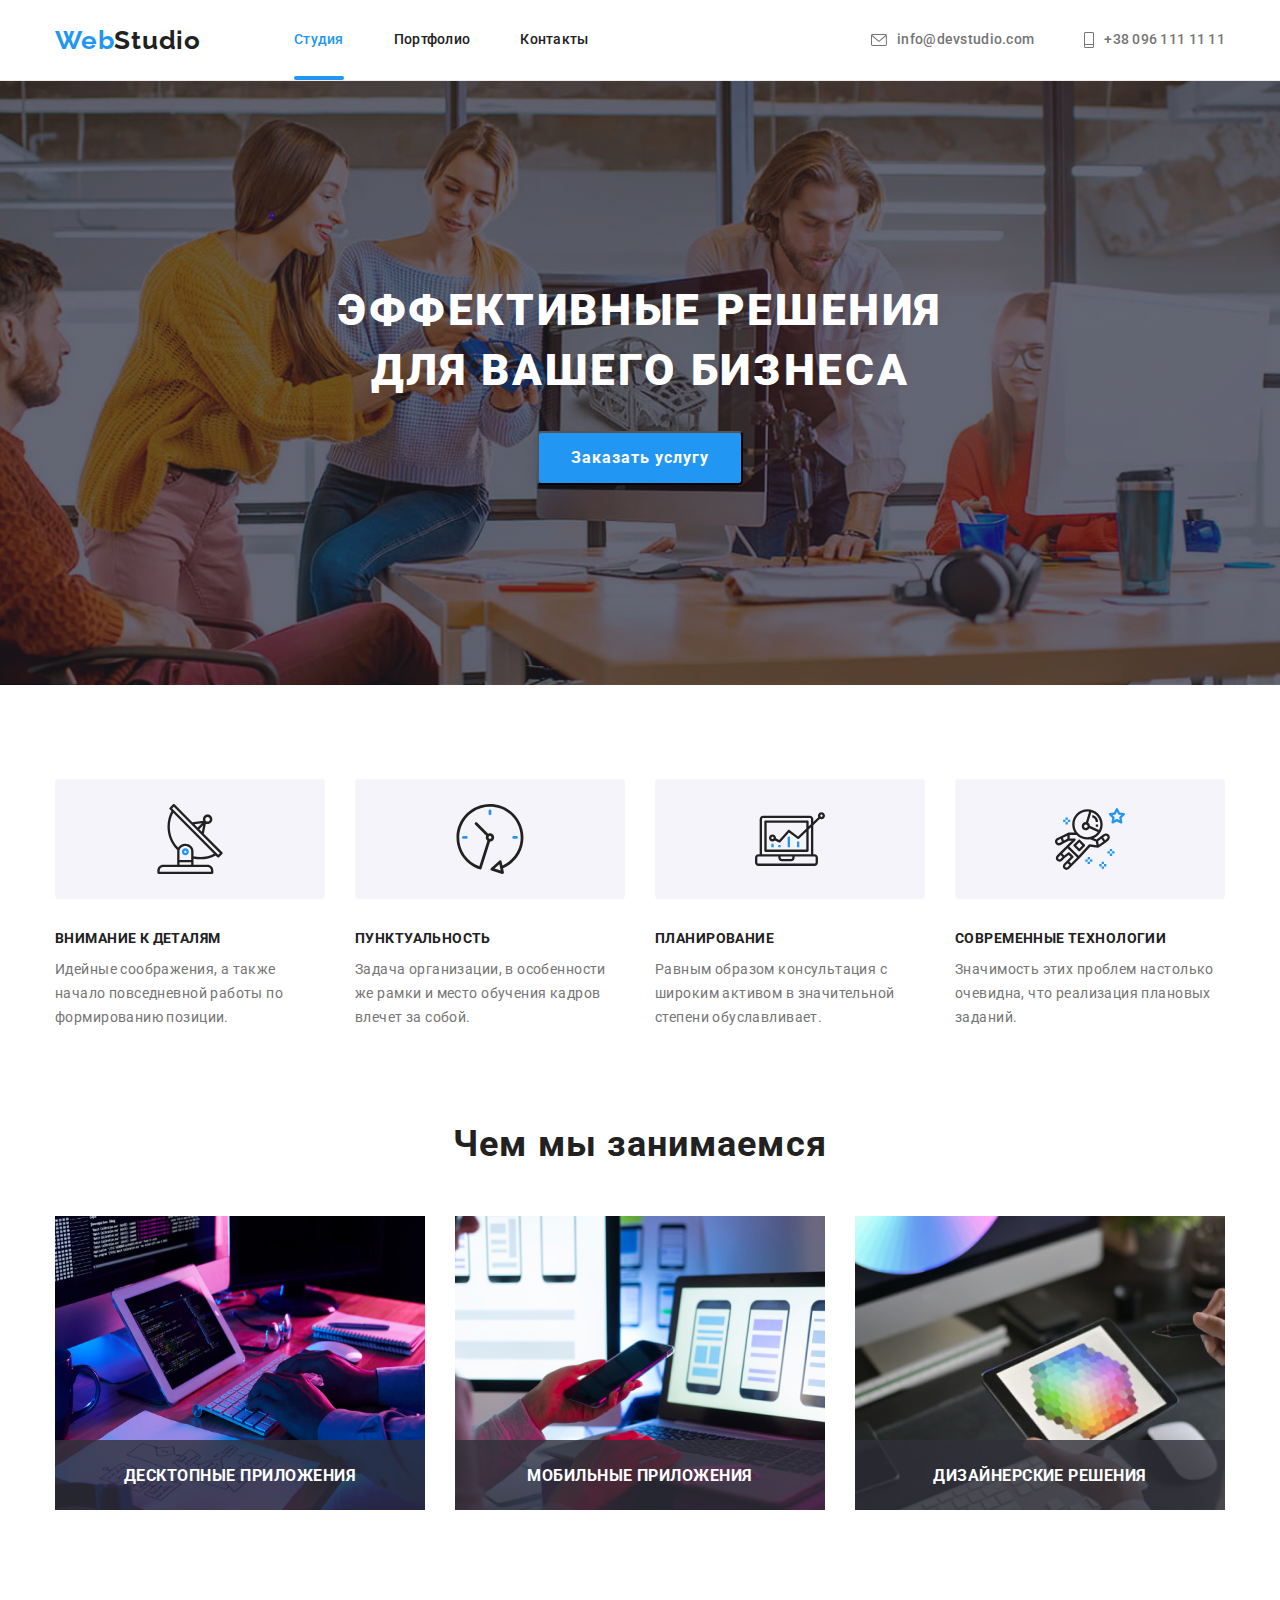
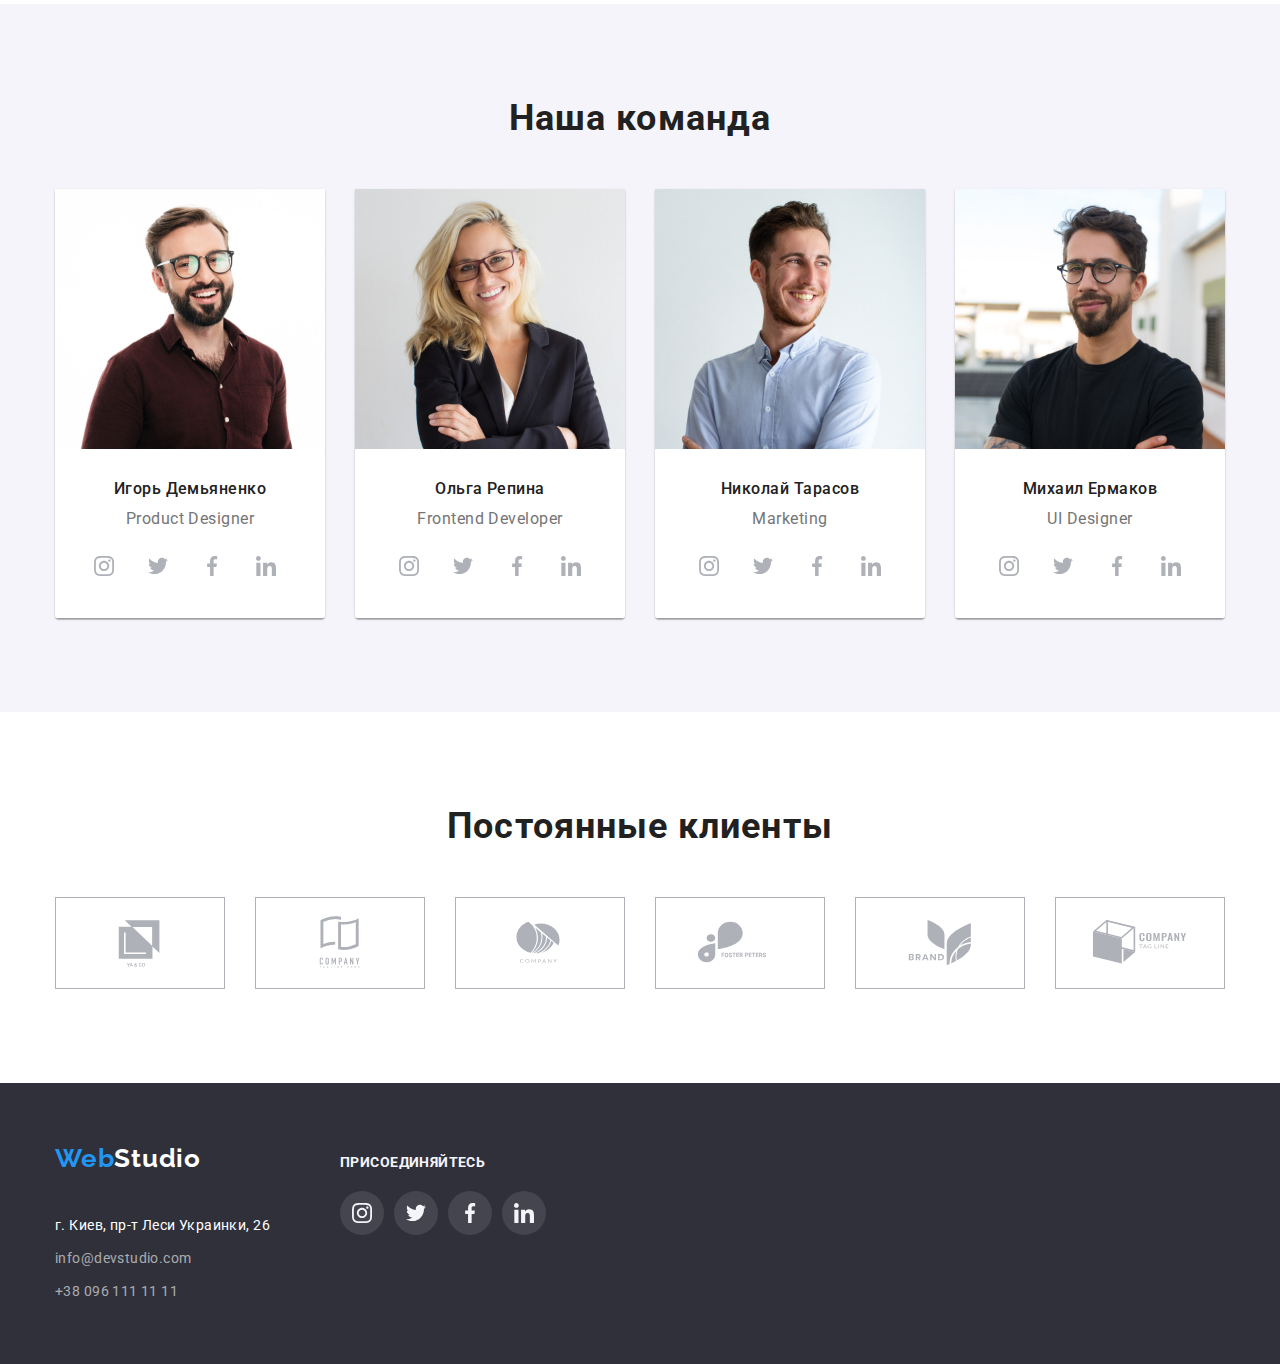
<file: docs/index.html>
<!DOCTYPE html>
<html lang="ru">

<head>
  <meta charset="UTF-8" />
  <meta http-equiv="X-UA-Compatible" content="IE=edge" />
  <meta name="viewport" content="width=device-width, initial-scale=1.0" />
  <title>Document</title>
  <link rel="preconnect" href="https://fonts.googleapis.com" />
  <link rel="preconnect" href="https://fonts.gstatic.com" crossorigin />
  <link href="https://fonts.googleapis.com/css2?family=Raleway:wght@700&family=Roboto:wght@400;500;700;900&display=swap"
    rel="stylesheet" />
  <link href="https://cdnjs.cloudflare.com/ajax/libs/modern-normalize/1.1.0/modern-normalize.min.css"
    rel="stylesheet" />
  <link rel="stylesheet" href="./css/style.css" />
</head>

<body class="pages">
  <!-- Шапка сайта -->
  <header class="page-header">
    <div class="main-nav conteiner">
      <nav class="nav-content">
        <a href="./index.html" lang="en" class="logo logo-header link">
          <span class="logo-accent">Web</span>Studio
        </a>
        <ul class=" nav-list nav-menu">
          <li class="nav-item">
            <a href="./portfolio.html" class="nav-link link current">Студия</a>
          </li>
          <li class="nav-item">
            <a href="./portfolio.html" class="nav-link link">Портфолио</a>
          </li>
          <li class="nav-item"><a href="#address" class="nav-link link">Контакты
            </a>
          </li>
        </ul>
      </nav>
      <ul class="info-list ">
        <li class="info-item">
          <a href="mailto:info@devstudio.com" class=" info-link link">
            <svg class="icon-mail">
              <use href="./img/sprite.svg#icon-mail"></use>
            </svg>info@devstudio.com</a>
        </li>
        <li class="info-item list">
          <a href="tell:+380961111111" class="info-link link"><svg class="icon-tel">
            <use href="./img/sprite.svg#icon-tel" ></use>
          </svg> +38 096 111 11 11</a>
        </li>
      </ul>
    </div>
  </header>
  <main>
    <!-- Герой -->
    <section class="hero section">
      <div class="conteiner">
        <div class="hero-content">
          <h1 class="hero-title">Эффективные решения <br />для вашего бизнеса</h1>
          <button data-modal-open type="button" class="hero-button">Заказать услугу</button>
         </div>
        <div class="backdrop is-hidden" data-modal>
          <div class="modal">
              <button data-modal-close type="button" class="modal-close">
                  <svg class="close" width="11px" height="11px">
                      <use class="close-round" href="./img/sprite.svg#close"></use>
                  </svg>
              </button>
          </div>
    </div>
      </div>
    </section>
    <!-- Преимущества -->
    <section class="section">
      <div class="conteiner">
        <h2 class="visually-hidden">Наши преимущества</h2>
        <ul class="advantage-list list">
          <li class="advantage-item">
            <div class="box-icons">
              <svg class="skill-icons">
                  <use href="./img/sprite.svg#icon-antenna"></use>
              </svg>
              </div>
            <h3 class=" advantage-title">Внимание к деталям</h3>
            <p class="advantage-text">
              Идейные соображения, а также<br />
              начало повседневной работы по<br />
              формированию позиции.
            </p>
          </li>
          <li class="advantage-item">
            <div class="box-icons">
              <svg class="skill-icons">
                  <use href="./img/sprite.svg#icon-clock">
                  </use>
              </svg>
          </div>
            <h3 class=" advantage-title">Пунктуальность</h3>
            <p class="advantage-text">
              Задача организации, в особенности<br />
              же рамки и место обучения кадров<br />
              влечет за собой.
            </p>
          </li>
          <li class="advantage-item">
            <div class="box-icons">
              <svg class="skill-icons">
                  <use href="./img/sprite.svg#icon-diagram"></use>
              </svg>
          </div>
            <h3 class=" advantage-title">Планирование</h3>
            <p class="advantage-text">
              Равным образом консультация с<br />
              широким активом в значительной<br />
              степени обуславливает.
            </p>
          </li>
          <li class="advantage-item">
            <div class="box-icons">
              <svg class="skill-icons">
                  <use href="./img/sprite.svg#icon-astronaut">
                      
                  </use>
              </svg>
          </div>
            <h3 class=" advantage-title">Современные технологии</h3>
            <p class="advantage-text">
              Значимость этих проблем настолько<br />
              очевидна, что реализация плановых<br />
              заданий.
            </p>
          </li>
        </ul>
      </div>
    </section>
    <!-- Примеры работ -->
    <section class="section-whatwedo">
      <div class=" main-about conteiner">
        <h2 class="about-title">Чем мы занимаемся</h2>
        <ul class="about-list list">
          <li class="about-item">
            <img src="./img/img.jpg" alt="Бекенд и фроненд" height="294" width="370" />
            <p class="works-item-title">Десктопные приложения</p>
          </li>
          <li class="about-item">
            <img src="./img/box2.jpg" alt="Лендинг сайтов" height="294" width="370" />
            <p class="works-item-title">Мобильные приложения</p>
          </li>
          <li class="about-item">
            <img src="./img/box3.jpg" alt="Подбор цветовой палитры" height="294" width="370" />
            <p class="works-item-title">Дизайнерские решения</p>
          </li>
        </ul>
      </div>
    </section>
    <!-- Наша команда -->
    <section class="team-section">
      <div class="conteiner">
        <h2 class="team-title">Наша команда</h2>
        <ul class="team-list">

          <li class="team-item">
            <div class="card-thumb">
            <img src="./img/imghero1.jpg" alt="Демьяненко" height="260" width="270" />
            </div>
            <div class="team-box">
              <h3 class="team-name">Игорь Демьяненко</h3>
              <p lang="en" class="team-post">Product Designer</p>
            <ul class="list-social-networks">
              <li class="command-item">
              <a href="https://www.instagram.com/" class="social-link"><svg class="social-network">
               <use href="./img/sprite.svg#icon-instagram"></use> 
           </svg></a>
       </li>
       <ul class="list-social-networks">
           <li class="command-item"><a href="https://twitter.com/" class="social-link"><svg class="social-network">
               <use href="./img/sprite.svg#icon-twitter"></use>
           </svg></a>
       </li>
           <li class="command-item"><a href="https://www.facebook.com/" class="social-link"><svg class="social-network">
               <use href="./img/sprite.svg#icon-facebook"></use>
           </svg></a>
       </li>
           <li class="command-item"><a href="https://www.linkedin.com/" class="social-link"><svg class="social-network">
               <use href="./img/sprite.svg#icon-linkedin"></use>
           </svg></a>
       </li>  </ul>
          </div>
           
          </li>
          <li class="team-item">
            <div class="card-thumb">
            <img src="./img/imghero2.jpg" alt="Репина" height="260" width="270" />
            </div>
            <div class="team-box">
              <h3 class="team-name">Ольга Репина</h3>
              <p lang="en" class="team-post">Frontend Developer</p>
           
            <ul class="list-social-networks">
              <li class="command-item">
                <a href="https://www.instagram.com/" class="social-link"><svg class="social-network">
                 <use href="./img/sprite.svg#icon-instagram"></use> 
             </svg></a>
         </li>
             <li class="command-item"><a href="https://twitter.com/" class="social-link"><svg class="social-network">
                 <use href="./img/sprite.svg#icon-twitter"></use>
             </svg></a>
         </li>
             <li class="command-item"><a href="https://www.facebook.com/" class="social-link"><svg class="social-network">
                 <use href="./img/sprite.svg#icon-facebook"></use>
             </svg></a>
         </li>
             <li class="command-item"><a href="https://www.linkedin.com/" class="social-link"><svg class="social-network">
                 <use href="./img/sprite.svg#icon-linkedin"></use>
             </svg></a>
         </li>
        </ul>
         </div>
            
          </li>
          <li class="team-item">
            <div class="card-thumb">
            <img src="./img/imghero3.jpg" alt="Тарасов" height="260" width="270" />
          </div>
            <div class="team-box">
              <h3 class="team-name">Николай Тарасов</h3>
              <p lang="en" class="team-post">Marketing</p>
            
            <ul class="list-social-networks">
              <li class="command-item">
                <a href="https://www.instagram.com/" class="social-link"><svg class="social-network">
                 <use href="./img/sprite.svg#icon-instagram"></use> 
             </svg></a>
         </li>
             <li class="command-item"><a href="https://twitter.com/" class="social-link"><svg class="social-network">
                 <use href="./img/sprite.svg#icon-twitter"></use>
             </svg></a>
         </li>
             <li class="command-item"><a href="https://www.facebook.com/" class="social-link"><svg class="social-network">
                 <use href="./img/sprite.svg#icon-facebook"></use>
             </svg></a>
         </li>
             <li class="command-item"><a href="https://www.linkedin.com/" class="social-link"><svg class="social-network">
                 <use href="./img/sprite.svg#icon-linkedin"></use>
             </svg></a>
         </li>
        </ul>
         </div>
            
          </li>
          <li class="team-item">
            <div class="card-thumb">
            <img src="./img/hero4.jpg" alt="Ермаков" height="260" width="270" />
          </div>
            <div class="team-box">
              <h3 class="team-name">Михаил Ермаков</h3>
              <p lang="en" class="team-post">UI Designer</p>
           
            <ul class="list-social-networks">
              <li class="command-item">
                <a href="https://www.instagram.com/" class="social-link"><svg class="social-network">
                 <use href="./img/sprite.svg#icon-instagram"></use> 
             </svg></a>
         </li>
             <li class="command-item"><a href="https://twitter.com/" class="social-link"><svg class="social-network">
                 <use href="./img/sprite.svg#icon-twitter"></use>
             </svg></a>
         </li>
             <li class="command-item"><a href="https://www.facebook.com/" class="social-link"><svg class="social-network">
                 <use href="./img/sprite.svg#icon-facebook"></use>
             </svg></a>
         </li>
             <li class="command-item"><a href="https://www.linkedin.com/" class="social-link"><svg class="social-network">
                 <use href="./img/sprite.svg#icon-linkedin"></use>
             </svg></a>
         </li>  
        </ul>
        </div>
          </li>
        </ul>
      </div>
    </section>

     <!-- Постоянные клиенты -->

     <section class="section-clients">
      <div class="conteiner">
          <h2 class="section-title">Постоянные клиенты</h2>
  
          <ul class="clients-list">
              <li class="client"><a href="" class="client-link"><svg class="client-icon">
                      <use href="./img/sprite.svg#icon-Logo1"></use>
                      
                  </svg></a>
              </li>
              <li class="client"><a href="" class="client-link"><svg class="client-icon">
                          <use href="./img/sprite.svg#icon-Logo2"></use>
                          
                      </svg></a>
              </li>
              <li class="client"><a href="" class="client-link"><svg class="client-icon">
                          <use href="./img/sprite.svg#icon-Logo3"></use>
                          
                      </svg></a>
              </li>
              <li class="client"><a href="" class="client-link"><svg class="client-icon">
                          <use href="./img/sprite.svg#icon-Logo4"></use>
                          
                      </svg></a>
              </li>
              <li class="client"><a href="" class="client-link"><svg class="client-icon">
                          <use href="./img/sprite.svg#icon-Logo5"></use>
                          
                      </svg></a>
              </li>
              <li class="client"><a href="" class="client-link"><svg class="client-icon">
                          <use href="./img/sprite.svg#icon-Logo6"></use>
                      </svg></a>
              </li>
              
          </ul>
      </div>
  </section>

  </main>
  <!-- Футер -->
<footer>
    <div class="conteiner">
        <div class="footer-box">
            <div>
                <a href="./index.html" lang="en" class="logo footer-logo"><span class="logo-accent">Web</span>Studio</a>
                <address class="address">
                    <p>г. Киев, пр-т Леси Украинки, 26</p>
                    <a href="mailto:info@devstudio.com" class="mail">info@devstudio.com</a>
                    <a href="tel:+380961111111" class="tel">+38 096 111 11 11</a>
                </address>
            </div>
            <div class="footer-list-box">
                <p class="footer-title">присоединяйтесь</p>
                <ul class="footer-list">
                    <li class="footer-item">
                        <a href="https://www.instagram.com/" class="footer-social-link"><svg class="footer-social-network">
                                <use href="./img/sprite.svg#icon-instagram"></use>
                            </svg></a>
                    </li>
                    <li class="footer-item"><a href="https://twitter.com/" class="footer-social-link"><svg class="footer-social-network">
                                <use href="./img/sprite.svg#icon-twitter"></use>
                            </svg></a>
                    </li>
                    <li class="footer-item"><a href="https://www.facebook.com/" class="footer-social-link"><svg class="footer-social-network">
                                <use href="./img/sprite.svg#icon-facebook"></use>
                            </svg></a>
                    </li>
                    <li class="footer-item"><a href="https://www.linkedin.com/" class="footer-social-link"><svg class="footer-social-network">
                                <use href="./img/sprite.svg#icon-linkedin"></use>
                            </svg></a>
                    </li>
                </ul>
            </div>
        </div>
    
    </div>
</footer>
<script defer src="./js/modal.js"></script>
</body>

</html>
</file>
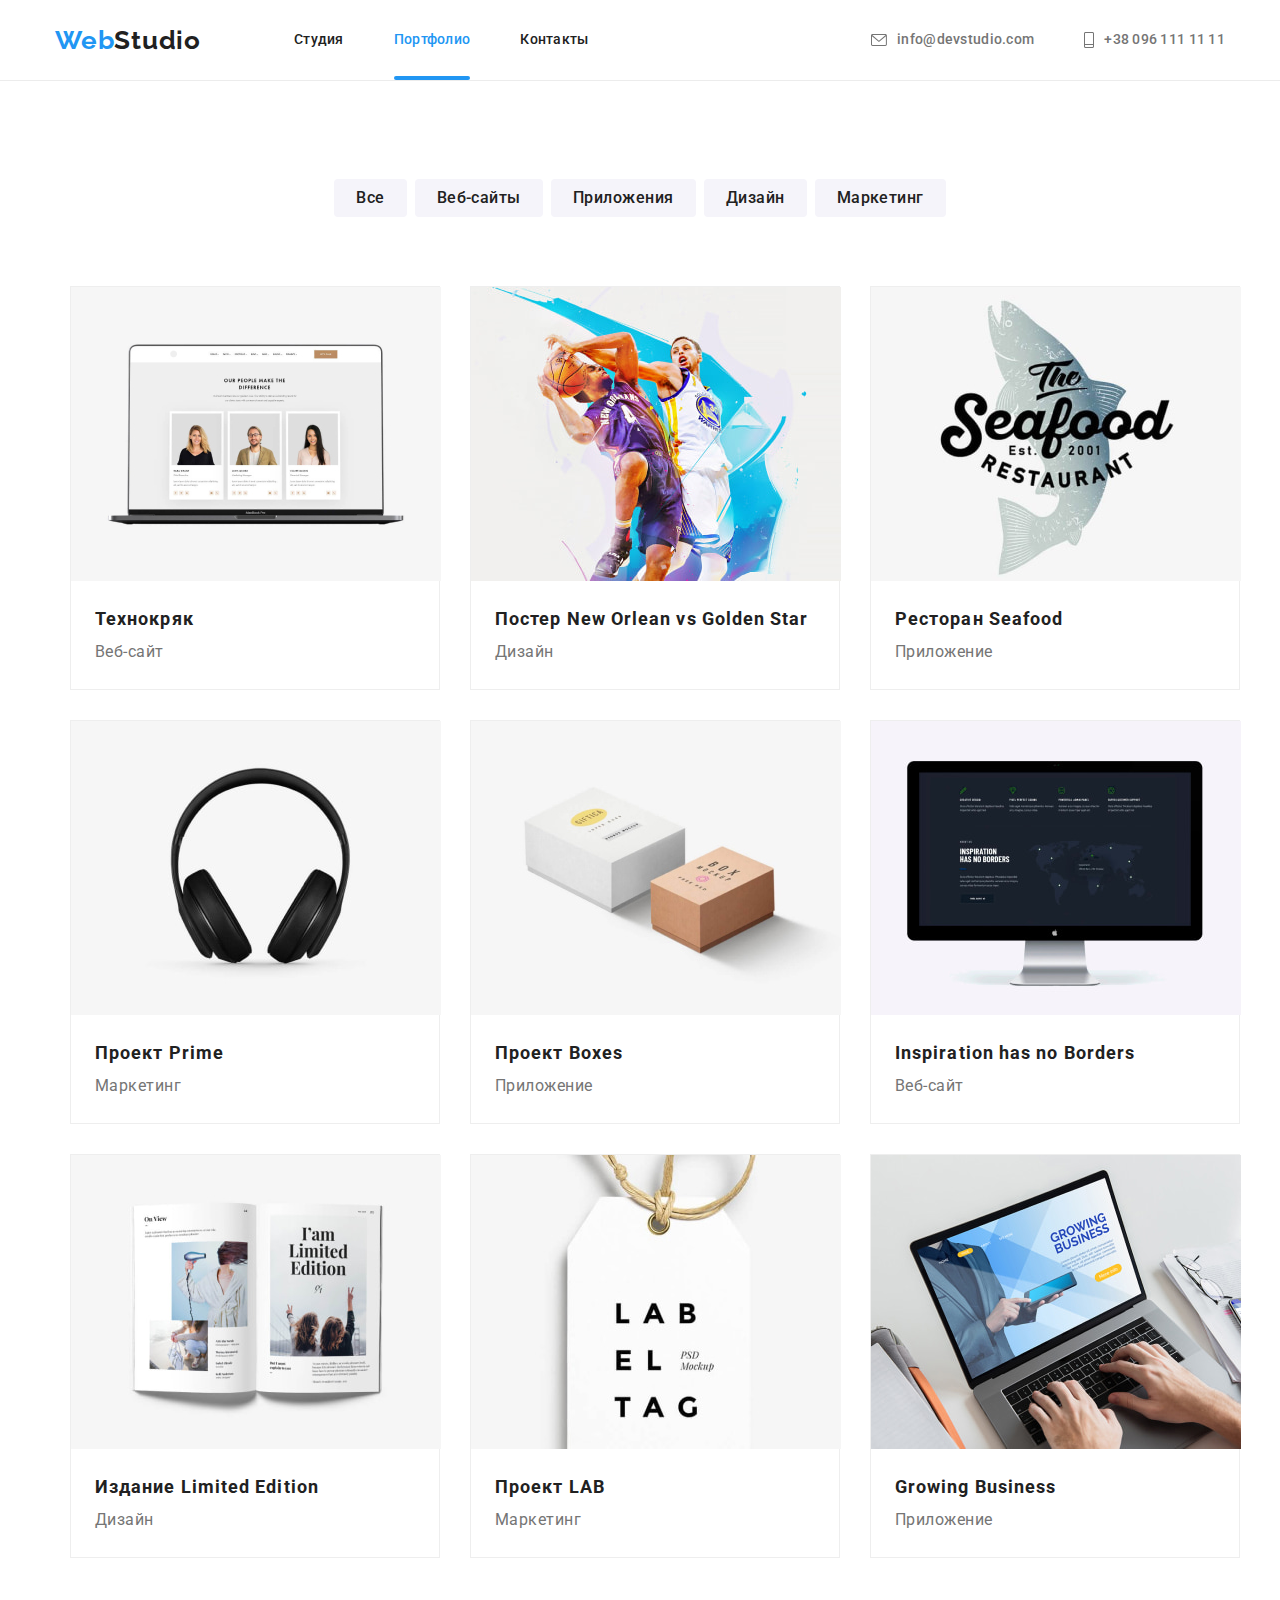
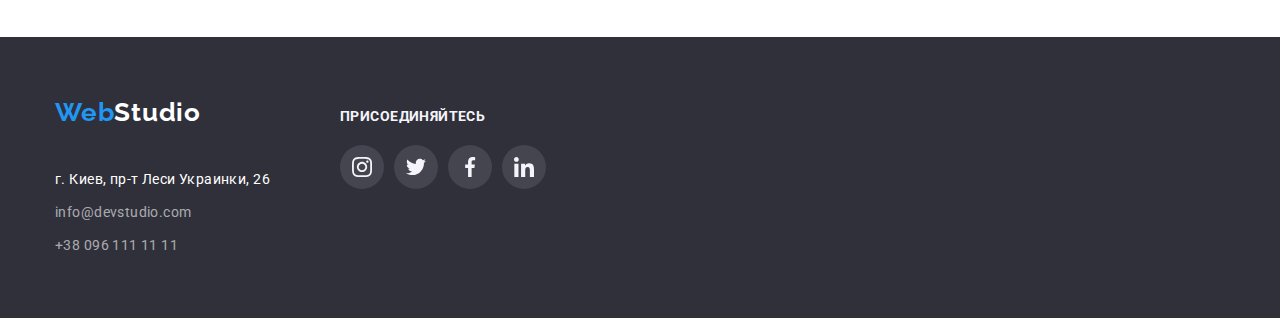
<file: docs/portfolio.html>
<!DOCTYPE html>
<html lang="ru">

<head>
  <meta charset="UTF-8" />
  <meta http-equiv="X-UA-Compatible" content="IE=edge" />
  <meta name="viewport" content="width=device-width, initial-scale=1.0" />
  <title>Document</title>
  <link rel="preconnect" href="https://fonts.googleapis.com" />
  <link rel="preconnect" href="https://fonts.gstatic.com" crossorigin />
  <link href="https://fonts.googleapis.com/css2?family=Raleway:wght@700&family=Roboto:wght@400;500;700;900&display=swap"
    rel="stylesheet" />

  <link href="https://cdnjs.cloudflare.com/ajax/libs/modern-normalize/1.1.0/modern-normalize.min.css"
    rel="stylesheet" />
  <link rel="stylesheet" href="./css/style.css" />
</head>

<body class="body">
  <!-- Шапка сайта -->
  <header class="page-header">
    <div class="main-nav conteiner">
      <nav class="nav-content">
        <a href="./index.html" lang="en" class="logo logo-header link">
          <span class="logo-accent">Web</span>Studio
        </a>
        <ul class=" nav-list nav-menu">
          <li class="nav-item">
            <a href="./index.html" class="nav-link link ">Студия</a>
          </li>
          <li class="nav-item">
            <a href="./portfolio.html" class="nav-link link current">Портфолио</a>
          </li>
          <li class="nav-item"><a href="#address" class="nav-link link">Контакты
            </a>
          </li>
        </ul>
      </nav>
      <ul class="info-list ">
        <li class="info-item">
          <a href="mailto:info@devstudio.com" class=" info-link link">
            <svg class="icon-mail">
              <use href="./img/sprite.svg#icon-mail"></use>
            </svg>info@devstudio.com</a>
        </li>
        <li class="info-item list">
          <a href="tell:+380961111111" class="info-link link"><svg class="icon-tel">
            <use href="./img/sprite.svg#icon-tel" ></use>
          </svg> +38 096 111 11 11</a>
        </li>
      </ul>
    </div>
  </header>
  <main>
    <section class="filter-section">
      <div class="main-project conteiner">
        <h1 class="visually-hidden">Портфолио</h1>

        <div class="filter">
          <h2 class="filter-title visually-hidden">Направления проєктов</h2>
          <ul class="filter-list">
            <li class="filter-item">
              <button type="button" class="filter-button">Все</button>
            </li>
            <li class="filter-item">
              <button type="button" class="filter-button">Веб-сайты</button>
            </li>
            <li class="filter-item">
              <button type="button" class="filter-button">Приложения</button>
            </li>
            <li class="filter-item"><button type="button" class="filter-button">Дизайн</button></li>
            <li class="filter-item">
              <button type="button" class="filter-button">Маркетинг</button>
            </li>
          </ul>
        </div>
        <div class="project">
          <h2 class="project-title visually-hidden">Список проєктов</h2>
          <ul class="project-list list">
            <li class="filtered-activity-item">
              <a class="filter-link" href="">
                <div class="filtered-activity-group">
                  <img class="project-img" src="./img/portfolioimg/technokryakimg.jpg" alt="Technokryak" height="294" width="370" />
                  <div class="filtered-activity-cover">
                    <p class="filtered-activity-cover-overlay"> Технокряк это современная площадка распространения коронавируса. Компании используют
                    эту платформу для цифрового шпионажа и атак на защищённые сервера конкурентов.</p>
                </div>
                </div>
                <div class="project-box">
                  <h3 class="project-name">Технокряк</h3>
                    <p class="project-type">Веб-сайт</p>
              </div></a>
            </li>
            <li class="filtered-activity-item">
              <a class="filter-link" href=""></a>
             <div class="filtered-activity-group">
              <img class="project-img" src="./img/portfolioimg/ПостерNewOrleanvsGoldenStarimg.jpg" alt="Poster New Orlean" height="294"
              width="370" />
              <div class="filtered-activity-cover">
                <p class="filtered-activity-cover-overlay"> Технокряк это современная площадка распространения коронавируса. Компании используют
                эту платформу для цифрового шпионажа и атак на защищённые сервера конкурентов.</p>
            </div>
             </div>
              <div class="project-box">
                <h3 class="project-name">Постер New Orlean vs Golden Star</h3>
                  <p class="project-type">Дизайн</p>
              </div>
            </li>
            <li class="filtered-activity-item">
              <a class="filter-link" href=""></a>
                 <div class="filtered-activity-group">
              <div class="filter-activity-group">
                <img class="project-img" src="./img/portfolioimg/restorantimg.jpg" alt="Restorant App" height="294" width="370" />
                <div class="filtered-activity-cover">
                  <p class="filtered-activity-cover-overlay"> Технокряк это современная площадка распространения коронавируса. Компании используют
                  эту платформу для цифрового шпионажа и атак на защищённые сервера конкурентов.</p>
              </div>
          </div>
              </div>
              <div class="project-box">
                <h3 class="project-name">Ресторан Seafood</h3>
                <p class="project-type">Приложение</p>
              </div>
            </li>
            <li class="filtered-activity-item">
              <a class="filter-link" href=""></a>
                 <div class="filtered-activity-group">
              <img class="project-img" src="./img/portfolioimg/progectimg.jpg" alt="Prime project" height="294" width="370" />
              <div class="filtered-activity-cover">
                <p class="filtered-activity-cover-overlay"> Технокряк это современная площадка распространения коронавируса. Компании используют
                эту платформу для цифрового шпионажа и атак на защищённые сервера конкурентов.</p>
            </div>
          </div>
              <div class="project-box">
                <h3 class="project-name">Проект Prime</h3>
                <p class="project-type">Маркетинг</p>
              </div>
            </li>
            <li class="filtered-activity-item">
              <a class="filter-link" href=""></a>
                 <div class="filtered-activity-group">
              <img class="project-img" src="./img/portfolioimg/boxesimg.jpg" alt="Boxes project" height="294" width="370" />
              <div class="filtered-activity-cover">
                <p class="filtered-activity-cover-overlay"> Технокряк это современная площадка распространения коронавируса. Компании используют
                эту платформу для цифрового шпионажа и атак на защищённые сервера конкурентов.</p>
            </div>
          </div>
              <div class="project-box">
                <h3 class="project-name">Проект Boxes</h3>
                <p class="project-type">Приложение</p>
              </div>
            </li>
            <li class="filtered-activity-item">
              <a class="filter-link" href=""></a>
                 <div class="filtered-activity-group">
              <img class="project-img" src="./img/portfolioimg/vebsiteimg.jpg" alt="VebDew" height="294" width="370" />
              <div class="filtered-activity-cover">
                <p class="filtered-activity-cover-overlay"> Технокряк это современная площадка распространения коронавируса. Компании используют
                эту платформу для цифрового шпионажа и атак на защищённые сервера конкурентов.</p>
            </div>
          </div>
              <div class="project-box">
                <h3 class="project-name">Inspiration has no Borders</h3>
                <p class="project-type">Веб-сайт</p>
              </div>
            </li>
            <li class="filtered-activity-item">
              <a class="filter-link" href=""></a>
                 <div class="filtered-activity-group">
                <img class="project-img" src="./img/portfolioimg/izdaniyeimg.jpg" alt="Design" height="294" width="370" />
                <div class="filtered-activity-cover">
                  <p class="filtered-activity-cover-overlay"> Технокряк это современная площадка распространения коронавируса. Компании используют
                  эту платформу для цифрового шпионажа и атак на защищённые сервера конкурентов.</p>
              </div>
            </div>
              <div class="project-box">
                <h3 class="project-name">Издание Limited Edition</h3>
                <p class="project-type"> Дизайн </p>
              </div>
            </li>
            <li class="filtered-activity-item">
              <a class="filter-link" href=""></a>
                 <div class="filtered-activity-group">
                <img class="project-img" src="./img/portfolioimg/labimg.jpg" alt="Marketing project" height="294" width="370" />
                <div class="filtered-activity-cover">
                  <p class="filtered-activity-cover-overlay"> Технокряк это современная площадка распространения коронавируса. Компании используют
                  эту платформу для цифрового шпионажа и атак на защищённые сервера конкурентов.</p>
              </div>
            </div>
              <div class="project-box">
                <h3 class="project-name">Проект LAB</h3>
                <p class="project-type">Маркетинг</p>
              </div>
            </li>
            <li class="filtered-activity-item">
              <a class="filter-link" href=""></a>
              <div class="filtered-activity-group">
                <img  class="project-img" src="./img/portfolioimg/biznessimg.jpg" alt="Business App" height="294" width="370" />
                <div class="filtered-activity-cover">
                  <p class="filtered-activity-cover-overlay"> Технокряк это современная площадка распространения коронавируса. Компании используют
                  эту платформу для цифрового шпионажа и атак на защищённые сервера конкурентов.</p>
              </div>
            </div>
              <div class="project-box">
                <h3 class="project-name">Growing Business</h3>
                  <p class="project-type">Приложение</p>
              </div>
            </li>
          </ul>
        </div>
      </div>
    </section>
  </main>

  <!-- Футер -->
  <footer>
    <div class="conteiner">
        <div class="footer-box">
            <div>
                <a href="./index.html" lang="en" class="logo footer-logo"><span class="logo-accent">Web</span>Studio</a>
                <address class="address">
                    <p>г. Киев, пр-т Леси Украинки, 26</p>
                    <a href="mailto:info@devstudio.com" class="mail">info@devstudio.com</a>
                    <a href="tel:+380961111111" class="tel">+38 096 111 11 11</a>
                </address>
            </div>
            <div class="footer-list-box">
                <p class="footer-title">присоединяйтесь</p>
                <ul class="footer-list">
                    <li class="footer-item">
                        <a href="https://www.instagram.com/" class="footer-social-link"><svg class="footer-social-network">
                                <use href="./img/sprite.svg#icon-instagram"></use>
                            </svg></a>
                    </li>
                    <li class="footer-item"><a href="https://twitter.com/" class="footer-social-link"><svg class="footer-social-network">
                                <use href="./img/sprite.svg#icon-twitter"></use>
                            </svg></a>
                    </li>
                    <li class="footer-item"><a href="https://www.facebook.com/" class="footer-social-link"><svg class="footer-social-network">
                                <use href="./img/sprite.svg#icon-facebook"></use>
                            </svg></a>
                    </li>
                    <li class="footer-item"><a href="https://www.linkedin.com/" class="footer-social-link"><svg class="footer-social-network">
                                <use href="./img/sprite.svg#icon-linkedin"></use>
                            </svg></a>
                    </li>
                </ul>
            </div>
        </div>
    
    </div>
</footer>
<script defer src="./js/modal.js"></script>
</body>

</html>
</file>
<file: docs/css/style.css>
*,
*::before,
*::after {
    box-sizing: border-box;
}

:root {
    --main-font: roboto, sans-serif;
    --secondary-font: raleway, sans-serif;
    --secondary-button-color: #F5F4FA;
    --border-color: #EEEEEE;
    --primary-bg-color: #ffffff;
    --secondary-bg-color: #f5f4fa;
    --footer-bg-color: #2f303a;

    --primary-text-color: #757575;
    --secondary-text-color: #ffffff;
    --title-text-color: #212121;

    --logo-white-color: #ffffff;
    --logo-blask-color: #212121;
    --hover-button-color: #188CE8;
    --accent-color: #2196f3;
    --footer-link-bg: rgba(255, 255, 255, 0.1);
    --social-network-fill: #AFB1B8;
    --footer-address-color:rgba(255, 255, 255, 0.6);
    --transition-duration: 250ms;
    --transition-timing-function: cubic-bezier(0.4, 0, 0.2, 1);
}

/*main*/


h1,
h2,
h3,
h4,
h5,
h6,
p,
ul {
  margin: 0;
  padding: 0;
}

ul {
  list-style: none;
  padding: 0;
  margin: 0;
}

.link {
  text-decoration: none;
}

address {
  font-style: normal;
}
img {
  display: block;
  min-width: 100%;
}


body {
    font-family: var(--main-font);
    color: var(--primary-text-color);
}
.section {
    padding-top: 94px;
    padding-bottom: 94px;
}
.section-whatwedo {
padding-bottom: 94px;
}

.conteiner {
    width: 1200px;
    padding: 0 15px;
    margin: auto;
  
}

.visually-hidden {
    position: absolute;
    width: 1px;
    height: 1px;
    margin: -1px;
    padding: 0;
    overflow: hidden;
    border: 0;
    clip: rect(0 0 0 0);
}

.link {
    text-decoration: none;
}

.list {
    display: flex;
    padding: 0px;
    margin: 0px;
    list-style-type: none;
}

.pages {
    font-family: var(--main-font);
    background-color: var(--primary-bg-color);
}

.logo {
    font-family: var(--secondary-font);
    font-weight: 700;
    font-size: 26px;
    line-height: 1.19;
    letter-spacing: 0.03em;
    font-size: 26px;
    text-decoration: none;
}

.logo-header {
color: var(--logo-blask-color);
font-family: Raleway;
font-weight: 700;
font-size: 26px;
line-height: 1.19;
text-decoration: none;
 margin-right: 93px;
}

.logo-footer {
    color: var(--logo-white-color);
}

.logo-accent {
    color: var(--accent-color);
}

/*----------Site naw----------*/
.page-header {
    border-bottom: 1px solid #ececec;
}

.main-nav {
    display: flex;
    align-items: center;
}
.nav-menu .nav-link {
  padding: 0;
  margin: 0;
  list-style: none;
  position: relative;
  color: var(--title-text-color);
  text-decoration: none;
  font-weight: 500;
  line-height: 1.14;
  letter-spacing: 0.02em;
  display: block;

  padding-top: 32px;
  padding-bottom: 32px;
	position: relative;
	transition-property: color;
	transition-duration: var(--transition-duration);
	transition-timing-function: var(--transition-timing-function);
}

.current::after {
	content: "";
	position: absolute;
	left: 0;
	bottom: 0;
	width: 100%;
	height: 4px;
	border-radius: 2px;
	background-color: var(--accent-color);
}
.nav-menu .nav-link:hover,
.nav-menu .nav-link:focus {
  color: var(--accent-color);
  outline: none;

}

.nav-menu .nav-link:hover::after,
.nav-menu .nav-link:focus::after {
  opacity: 1;
}

.nav-content {
    display: flex;
    align-items: center;
    justify-content: space-around;
}
.nav-list {
  display: flex;
  margin: auto;
}
.nav-list:last-child {
    margin-right: 0;
  }
  .contact .item {
    display: flex;
    margin-right: 50px;
    align-items: center;
  }
.info-item{
    display: inline-block;
    vertical-align: middle;
}
.info-list .info-item {
    display: flex;
    margin-right: 50px;
    align-items: center;
}
.info-item:last-child {
    margin-right: 0;
}
.info-list .info-link {
    color: var(--primary-text-color);
    fill: var(--primary-text-color);
    text-decoration: none;
    font-weight: 500;
    font-size: 14px;
    line-height: 1.14;
    letter-spacing: 0.02em;
    padding: 32px 0;
    align-items: center;
  display: flex;
  transition-property: color;
	transition-duration: var(--transition-duration);
	transition-timing-function: var(--transition-timing-function);
  }
  .info-list .info-link:focus,
  .info-list .info-link:hover {
    color: var(--accent-color);
    fill: var(--accent-color);
  }   
.nav-item:not(:last-child) {
    margin-right: 50px;
}

.nav-link {
    text-decoration: none;
    display: flex;
    padding-top: 32px;
    padding-bottom: 32px;
    font-style: normal;
    font-weight: 500;
    font-size: 14px;
    line-height: 1.14;
    letter-spacing: 0.02em;
    color: var(--title-text-color);
}

.nav-link:hover,
.nav-link:focus {
    color: var(--accent-color);
    transition-property: color;
	transition-duration: var(--transition-rule);
	transition-timing-function: var(--transition-rule);
  transition: color var(--transition-rule);
}

.nav-link.current {
    color: var(--accent-color);
}
.info-list {
    display: flex;
    margin-left: auto;
}

.info-item:not(:last-child) {
    margin-right: 50px;
}

.info-link {
    /* background-color: tomato; */
    padding-top: 32px;
    padding-bottom: 32px;
    font-style: normal;
    font-weight: 500;
    font-size: 14px;
    line-height: 1.14;
    letter-spacing: 0.02em;
    color: var(--primary-text-color);
}

.info-link:hover,
.info-link:focus {
    color: var(--accent-color);
    transition-property: color;
	transition-duration: var(--transition-rule);
	transition-timing-function: var(--transition-rule);
  transition: color var(--transition-rule);
}
.icon-tel {
    width:10px; 
    height:16px;
    margin-right: 10px;
    transition-property: fill;
    transition-duration: var(--transition-duration);
    transition-timing-function: var(--transition-timing-function);
  }
  .icon-mail {
    width:16px;
    height:12px;
    margin-right: 10px;
    transition-property: fill;
    transition-duration: var(--transition-duration);
    transition-timing-function: var(--transition-timing-function);
  }
  /* hero */

.address {
    margin-top: 20px;
}

.address-item:not(:last-child) {
    margin-bottom: 9px;
}

.address-link {
    font-style: normal;
    font-weight: normal;
    font-size: 14px;
    line-height: 1.71;
    letter-spacing: 0.03em;
    color: var(--secondary-text-color);
}

.address-link.info {
    color: rgba(255, 255, 255, 0.6);
}

/* index.html */

/* hero */
.hero.section {
    text-align: center;
    padding: 200px 0;
    max-width: 1600px;
    background-color: var(--bgc-hero);
    background-image:linear-gradient(rgba(47, 48, 58, 0.4), rgba(47, 48, 58, 0.4)), 
    url(../img/bckgrImg.jpg);
    background-position: center;
    background-size: cover;
    margin-left: auto;
    margin-right: auto;
}

.hero-content {
    text-align: center;
}

.hero-title {
    /* padding-bottom: 20px; */
    font-weight: 900;
    font-size: 44px;
    line-height: 1.36;
    text-align: center;
    letter-spacing: 0.06em;
    text-transform: uppercase;
    color: var(--secondary-text-color);
    font-size: 44px;
}

.hero-button {
    margin-top: 30px;
    display: inline-block;
    border-radius: 4px;
    padding: 10px 32px;
    font-family: Roboto;
    font-weight: 700;
    font-size: 16px;
    line-height: 1.87;
    letter-spacing: 0.06em;
    color: var(--secondary-text-color);
    background-color: var(--accent-color);
    box-shadow: 0px 4px 4px rgba(0, 0, 0, 0.15);
    font-size: 16px;
    transition-property: background-color;
	transition-duration: var(--transition-duration);
	transition-timing-function: var(--transition-timing-function);
}

.hero-button:hover,
.hero-button:focus {
    background-color: var(--hover-button-color);
    cursor: pointer;

}
/* modal  */
.modal-close {
	position: absolute;
	bottom: 100%;
	left: 100%;
	transform: translate(-130%, 130%);
	background-color: var(--logo-white-color);
	width: 30px;
	height: 30px;
	border-radius: 50%;
	border: 1px solid rgba(0, 0, 0, 0.1);
	display: flex;
	justify-content: center;
	align-items: center;
	cursor: pointer;
}
.close {
  margin: 8px;
  padding: 6px;
  border: 1px solid rgba(0, 0, 0, 0.1);
  border-radius: 50%;
}
.backdrop {
  position: fixed;
  top: 0;
  left: 0;
  width: 100%;
  height: 100%;
  z-index: 1;
  background-color: rgba(0, 0, 0, 0.2);
  opacity: 1;
  transition: opacity var(--transition-duration) var(--transition-timing-function),
  visibility var(--transition-duration) var(--transition-timing-function);
}

.backdrop.is-hidden {
  opacity: 0;
  pointer-events: none;
  visibility: hidden;
}

.backdrop.is-hidden .modal {
  transform: translate(-50%, -50%) scale(0.5);
}

.modal {
  position: absolute;
	top: 50%;
	left: 50%;
	transform: translate(-50%, -50%) scale(1);
	background-color: var(--primary-bg-color);
	padding: 40px;
	min-width: 528px;
	min-height: 581px;
	border-radius: 4px;
	box-shadow: 0px 2px 1px rgba(0, 0, 0, 0.2), 0px 1px 1px rgba(0, 0, 0, 0.14), 0px 1px 3px rgba(0, 0, 0, 0.12);
	transition-property: transform;
	transition-duration: var(--transition-duration);
	transition-timing-function: var(--transition-timing-function);
}

/* advantage */

.box-icons {
   position: relative;
    width: 270px;
    height: 120px;
    background-color: var(--secondary-bg-color);
    text-align: center;
    margin-bottom: 30px;
    border-radius: 4px;
}
  
.skill-icons {
  position: absolute;
  top: 50%;
  left: 50%;
  transform: translate(-50%,-50%);
  width: 70px;
  height: 70px;
}
  
.advantage-list {

    display: flex;
    margin-left: -15px;
    margin-right: -15px;
}

.advantage-item {
    margin-left: 15px;
    margin-right: 15px;
    flex-basis: calc((100% - 120px) / 4);
}

.advantage-title {
    margin-bottom: 10px;
    font-weight: 700;
    font-size: 14px;
    line-height: 1.4;
    letter-spacing: 0.03em;
    text-transform: uppercase;
    color: var(--title-text-color);
}

.advantage-text {
    font-weight: normal;
    font-size: 14px;
    line-height: 1.71;
    letter-spacing: 0.03em;
    color: var(--primary-text-color);
}

.about-title {
    margin-bottom: 50px;
    font-weight: 700;
    font-size: 36px;
    line-height: 1.16;
    text-align: center;
    letter-spacing: 0.03em;
    color: var(--title-text-color);
}
.works-item-title {
	width: 100%;
	height: 70px;
	padding: 27px 0;
	position: absolute;
  font-size: 14;
	left: 0;
	bottom: 0;
	color: var(--logo-white-color);
	font-weight: 700;
	line-height: 1.14;
	text-align: center;
	letter-spacing: 0.03em;
	text-transform: uppercase;
	background-color: rgba(47, 48, 58, 0.8);
}
.about-list {
    display: flex;
    flex-wrap: wrap;
}
.about-item {
  position: relative;
}
.about-item:not(:last-child) {
    margin-right: 30px;
}

/* team */
 .team-section {
    display: flex;
    padding-bottom: 94px;
    padding-top: 94px;
    background-color: var(--secondary-bg-color);
    margin-bottom: 0;
}
.team-section ul {
display: flex; 
flex-direction: row;
padding-left: 0;

}

.team-title {
    margin-bottom: 50px;
    font-weight: 700;
    font-size: 36px;
    line-height: 1.16;
    text-align: center;
    letter-spacing: 0.03em;
    color: var(--title-text-color);
}

.team-list {
    display: flex;
   
}
.team-box {
   padding-top: 30px;
   padding-bottom: 30px;
   background-color: var(--logo-white-color);
   border-radius: 2px ;
}
 
.team-item {

    width: calc((100% - 90px) / 4);
    margin-right: 30px;
    display: inline-block;
    flex-direction: row;
    box-shadow: 0px 1px 3px rgba(0, 0, 0, 0.12), 0px 1px 1px rgba(0, 0, 0, 0.14),
          0px 2px 1px rgba(0, 0, 0, 0.2);
    border-radius: 0px 0px 4px 4px;
    background-color: var(--primary-white-color);
    margin: 0 10px 0 0;
}

.team-item:not(:last-child) {
    margin-right: 30px;
}

.team-name {
    text-align: center;
    font-weight: 500;
    font-size: 16px;
    line-height: 1.19;
    letter-spacing: 0.03em;
    color: var(--title-text-color);
    margin-bottom: 10px;
}

.team-post {
    font-weight: 400;
    font-size: 16px;
    line-height: 1.19;
    text-align: center;
    letter-spacing: 0.03em;
    color: var(--primary-text-color);
    margin-bottom: 16px;
}
.list-social-networks {
    display: flex;
    justify-content: center;
}
  
.command-item {
    margin-right: 10px;
}
  
.command-item:nth-child(4n) {
    margin-right: 0;
}
  
.social-link {
  display: flex;
  align-items: center;
  justify-content: center;
  width: 44px;
  height: 44px;
  border-radius: 50%;
  padding: 12px;
  transition-property: background-color;
	transition-duration: var(--transition-duration);
	transition-timing-function: var(--transition-timing-function);
}
.social-link:focus,
.social-link:hover {
background-color: var(--accent-color);
}
.social-link:focus .social-network,
.social-link:hover .social-network {
    fill: var(--secondary-text-color); 
    transition-property: color;
	transition-duration: var(--transition-rule);
	transition-timing-function: var(--transition-rule);
  transition: color var(--transition-rule);
   
}
  
.social-network {
    display: block;
    width: 20px;
    height: 20px;
    fill: var(--social-network-fill);
    transition-property: fill;
	transition-duration: var(--transition-duration);
	transition-timing-function: var(--transition-timing-function);
   
}
 /* Наши постоянные клиенты  */
.section-title {
    margin-bottom: 50px;
    font-weight: 700;
    font-size: 36px;
    line-height: 1.16;
    text-align: center;
    letter-spacing: 0.03em;
    color: var(--title-text-color);
}
.section-clients {
  padding-top: 94px;
  padding-bottom: 94px;
}

.clients-list {
  display: flex;
  padding-left: 0;
  align-items: center;
}

.client {
  margin-right: 30px;
}

.client:nth-child(6n) {
  margin-right: 0px;
}

.client-link {
  display: block;
  position: relative;
  width: 170px;
  height: 92px;
  border: 1px solid #afb1b8;
  transition-property: border;
	transition-duration: var(--transition-duration);
	transition-timing-function: var(--transition-timing-function);
}

.client-link:hover,
.client-link:focus {
  border: 1px solid var(--accent-color);

}

.client-link:focus .client-icon,
.client-link:hover .client-icon {
  fill: var(--accent-color);
}
.client-icon {
  display: block;
  position: absolute;
  top: 50%;
  left: 50%;
  transform: translate(-50%,-50%);
  width: 106px;
  height: 60px;
  fill: var(--secondary-bg-color);
  fill: #afb1b8;
  transition-property: fill;
	transition-duration: var(--transition-duration);
	transition-timing-function: var(--transition-timing-function);
}

/*footer*/
footer {
    background-color: #2f303a;
    padding-top: 60px;
    padding-bottom: 60px;
  }
  
  .footer-box {
    display: flex;
  }
  
  .footer-logo {
    margin-bottom: 20px;
    display: inline-block;
    color: var(--secondary-text-color);
  }
  .address > p,
  .address > a {
    color: var(--footer-address-color);
    text-decoration: none;
    font-size: 14px;
    line-height: 1.71;
    letter-spacing: 0.03em;
    font-style: normal;
    display: block;
  }
  
  .address > p {
    margin-bottom: 9px;
    color: var(--secondary-text-color);
  }
  
  .mail {
    margin-bottom: 9px;
  }
 
  
  .footer-list-box {
    margin-left: 70px;
    padding-top: 12px;
  }
  
  .footer-title {
    font-weight: bold;
    font-size: 14px;
    line-height: 1.14;
    letter-spacing: 0.03em;
    text-transform: uppercase;
    color: var(--secondary-bg-color);
    margin-bottom: 20px;
  }
  
  .footer-list {
    display: flex;
    padding-left: 0;
  }
  
  .footer-item {
    margin-right: 10px;
  }
  
  .footer-item:nth-child(4n) {
    margin-right: 0px;
  }
  
  .footer-social-link {
    display: flex;
    align-items: center;
    justify-content: center;
    width: 44px;
    height: 44px;
    border-radius: 50%;
    padding: 12px;
    background-color:var(--footer-link-bg);
  }
  
  .footer-social-link:nth-child(4n) {
    margin-right: 0px;
  }
  
  .footer-social-link:focus,
  .footer-social-link:hover {
    background-color: var(--accent-color);
    transition-property: background-color;
    transition-duration: var(--transition-duration);
    transition-timing-function: var(--transition-timing-function);
  }
  
  .footer-social-network {
    display: block;
    width: 20px;
    height: 20px;
    fill: var(--secondary-bg-color);
  }
  
/* filter */

.filter-section {
    padding-bottom: 94px;
    padding-top: 94px;
}
.filter {
    text-align: center;
}

.filter-button {
    display: inline-block;
    border: 0px;
    border-radius: 4px;
    padding: 6px 22px;
    font-family: Roboto;
    font-weight: 500;
    font-size: 16px;
    line-height: 1.62;
    letter-spacing: 0.03em;
    background-color: var(--secondary-bg-color);
    color: var(--title-text-color);
    cursor: pointer;
    transition: color var(--transition-duration) var(--transition-timing-function),
		background-color var(--transition-duration) var(--transition-timing-function),
		box-shadow var(--transition-duration) var(--transition-timing-function);
}

.filter-button:focus,
.filter-button:hover {
    background-color: var(--accent-color);
    color: var(--secondary-text-color);
    cursor: pointer;

}

.filter-button:not(:last-child) {
    margin-right: 4px;

}

.filter-list {
    margin: 0px;
    padding: 0px;
    text-align: center;
    list-style: none;
    display: flex;
    flex-wrap: wrap;
    justify-content: center;
    margin-bottom: 50px;
}

.filter-item {
    margin: 4px;
    border-bottom: var(--primary-text-color);
    cursor: pointer;
}

/* project*/

.project-list {
    display: flex;
    flex-wrap: wrap;
    margin: -15px;
}

.filtered-activity-item {
  position: relative;
  flex-basis:calc((100% - 90px) / 3);
  margin-top: 30px;
  margin-left: 30px;
  width: 370px;
  height: 404px;
  border: 1px solid var(--color-border-items);
  box-sizing: border-box;
  box-shadow: 0.1px;
  border: 1px solid var(--border-color);
  transition: box-shadow var(--transition-rule);
}
.filtered-activity-item:hover,
.filtered-activity-item:focus {
  box-shadow:
  0 1px 4px rgba(0, 0, 0, 0.16),
  0 0 4px  rgba(0, 0, 0, 0.06),
  0 0 1px rgba(0, 0, 0, 0.12);
  transition-property: color;
	transition-duration: var(--transition-rule);
	transition-timing-function: var(--transition-rule);
  transition: color var(--transition-rule);
}
.filter-link {
  text-decoration: none;
}
.project-name {
    font-weight: 700;
    font-size: 18px;
    line-height: 2;
    letter-spacing: 0.06em;
    color: var(--title-text-color);
}
.project-box {
  position: relative;
  padding-top: 20px;
  padding-bottom: 20px;
  padding-left: 24px;
  padding-right: 24px;
  border: 1px ;
 overflow: hidden;
}

.project-type {
    font-weight: 400;
    font-size: 16px;
    line-height: 1.87;
    letter-spacing: 0.03em;
    color: var(--primary-text-color);
}
/* Blue overlay portfolio filter */
.filtered-activity-group {
  position: relative;
  width: 370px;
  height: 294px;
  overflow: hidden;
  cursor: pointer;
}
.filtered-activity-cover {
  position: absolute;
  background-color: rgba(33, 150, 243, 0.9);
  font-size: 18px;
  width: 100%;
  height: 100%;
  top: 0;
  left: 0;
  transform: translateY(100%);
  transition: var(--transition-duration) ;
}
.filtered-activity-cover-overlay {
  padding: 63px 24px;
  color: var(--secondary-text-color);
  font-family: var(--main-font);
  font-style: normal;
  font-weight: 400;
  font-size: 18px;
  line-height: 1.56;
  letter-spacing: 0.03em;
}

.filtered-activity-item:hover .filtered-activity-cover{
  transform: translateY(0);
  opacity: 1;
}
</file>
